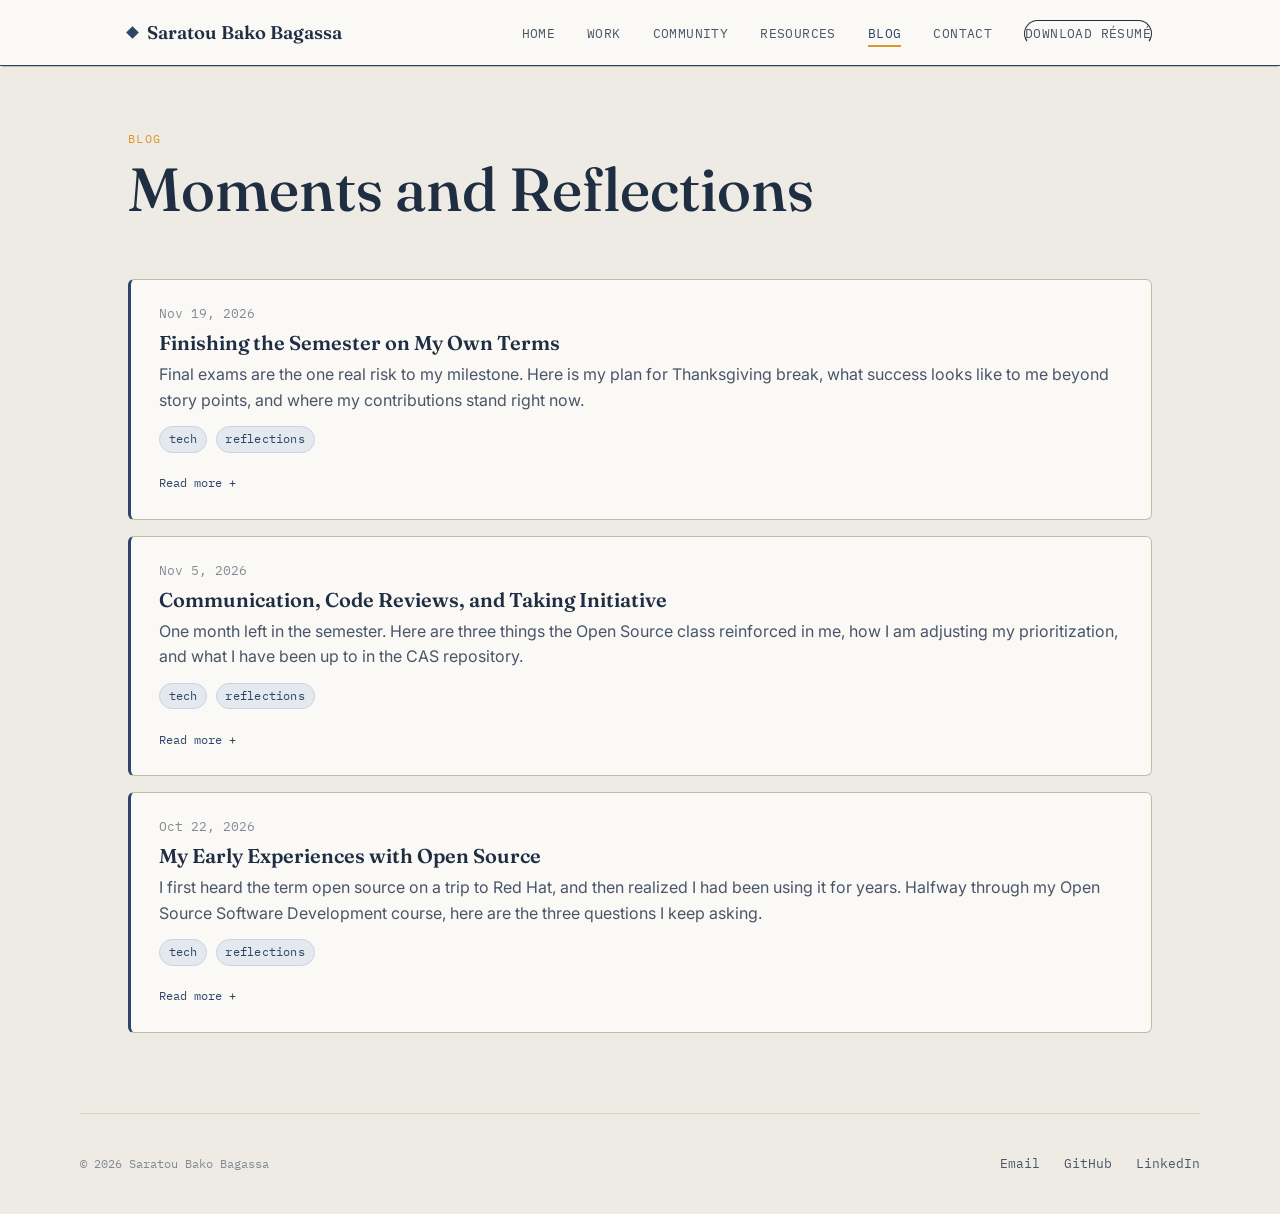
<file: html/blog.html>
<!DOCTYPE html>
<html lang="en">
<head>
  <meta charset="UTF-8" />
  <meta name="viewport" content="width=device-width, initial-scale=1.0" />
  <title>Blog Saratou Bako Bagassa</title>
  <link rel="preconnect" href="https://fonts.googleapis.com" />
  <link href="https://fonts.googleapis.com/css2?family=Fraunces:opsz,wght@9..144,400..700&family=Inter:wght@400;500;600&family=IBM+Plex+Mono:wght@400;500&display=swap" rel="stylesheet" />
  <link rel="stylesheet" href="../css/base.css" />
  <link rel="stylesheet" href="../css/blog.css" />
</head>
<body>

  <header class="site-header">
    <nav class="nav">
      <a class="nav-brand" href="index.html">Saratou Bako Bagassa</a>
      <button class="nav-toggle" aria-label="Toggle navigation" aria-expanded="false">
        <span></span>
      </button>
      <ul class="nav-links">
        <li><a href="index.html">Home</a></li>
        <li><a href="work.html">Work</a></li>
        <li><a href="community.html">Community</a></li>
        <li><a href="resources.html">Resources</a></li>
        <li><a href="blog.html">Blog</a></li>
        <li><a href="contact.html">Contact</a></li>
        <li><a class="nav-resume-btn" href="../assets/resume.pdf" target="_blank" rel="noopener">Download Résumé</a></li>
      </ul>
    </nav>
  </header>

  <main class="container">

    <div class="page-head" style="padding: clamp(2.5rem, 6vw, 4rem) 0 1.5rem;">
      <span class="eyebrow">Blog</span>
      <h1>Moments and Reflections</h1>
    </div>

    <div class="blog-list">
        <article class="blog-post">
        <details>
          <summary>
            <span class="meta blog-post-date">Nov 19, 2026</span>
            <h3>Finishing the Semester on My Own Terms</h3>
            <p class="blog-post-teaser">Final exams are the one real risk to my milestone. Here is my plan for Thanksgiving break, what success looks like to me beyond story points, and where my contributions stand right now.</p>
            <div class="blog-post-tags">
              <span class="tag">tech</span>
              <span class="tag">reflections</span>
            </div>
          </summary>
          <div class="blog-post-body">
            <p>Looking ahead to the rest of my semester, the only specific risk I can identify that could prevent me from completing my milestone for this class on time and at the quality I intended is the final exams. I have a lot going on as I'm trying to wrap up this semester. I have exams for other classes, projects, papers, as well as commitments from volunteering and extracurricular activities. This is the type of moment when I simply have to choose and prioritize what to do and what to set aside, and it is very easy to get carried away and forget to make contributions and reviews, because it is work that has to be done independently. Therefore, this is the moment when I have to be very organized and make sure I actually do what I'm supposed to do: not just do it, but do it intentionally and properly.</p>
            <p>Currently, my plan is to take advantage of the Thanksgiving break. I am planning on dividing my time so that when I wake up in the morning, I study for three hours for any exam or paper that is upcoming; then I go for lunch and hang out with my family, and then in the afternoon I work on any issues I have in my queue for two to three hours depending on the amount of work I have to do, then I spend one hour reviewing the work of my classmates who are depending on me. In the evening, I spend some more time with my family, read, and work on internship applications.</p>
            <p>It is true that contributing to open source is indeed a responsibility because even though we don't directly interact with the clients in this class, whatever product we build is still being used by them. So what helps me prioritize this work is knowing that if I work on it, it will last a long time. It is something that will be useful to the community, which I am consistently trying to give back to because it gave me a lot, so I will for sure make sure to leave a proper contribution to the repositories I contribute to by the end of this class.</p>
            <p>I am also making sure that I document my work because next year or even years later, when I look back at my journey and how my open-source contributions all started and evolved, I want to have something to look back at and see how far I have come and see the contributions that I have made toward communities that matter to me. Therefore, by the end of this semester, I can clearly say that I have succeeded if my contributions were so high-quality that they were either merged or approved, and if I got at least 20 story points in the issues that I have solved, because currently I am trying to wrap up a lot of issues that I started previously and my contribution line is starting to look better because a lot of issues are finally getting merged and approved.</p>
            <p>However, success is not just about my contributions to repositories; I also want to have developed, or at least enhanced, soft skills such as collaboration and communication, as they are required to work effectively in open source. So if, by the end of this semester, I get feedback that I have indeed displayed these characteristics, it would lead me to consider this semester successful. I also measure success by how satisfied my team is with my interactions with them and how satisfied my professor and TA are with my work, because they are the people that I work with the most closely, and having high story points does not mean anything if the people that I worked with are not satisfied with how we interacted together.</p>
            <p>I have completed 7 story points for merged issues, and if I count the story points approved but not merged, it would be 12. I am planning to spend more time, as I mentioned previously, to wrap up this semester, which I estimate will lead to 20, or at least 18, story points by the end of this semester. I feel like I could have contributed even more, to be honest, but my first few months of this semester were a little overwhelming because I had too many commitments and was trying to please everyone at the same time. However, I learned my lesson, and I will make sure to have a more balanced semester next spring.</p>
            <p>With the most recent issue I wrapped up, testing took longer than I initially anticipated because it required me to get a different notification for admins and faculty. It did take me some time, but it ended up being fine! I wrote a well-detailed pull request description, and I made sure to go through the testing procedure with the reviewers so that the steps are clear for them and that they don't have to get lost in the process, and in the end it turned out well: they were able to test it, and one of the maintainers was also able to test it and then merge the pull request.</p>
            <p>My other contributions, apart from the issues I have been working on, were mainly about reviewing and creating new issues whenever I could. Sometimes I will take those new issues when I'm lacking any new issues, and sometimes I will just leave them so that my classmates could also have issues to work on. I think that is an important contribution because we needed to have more (relevant) issues in the repository so we could make contributions. I also did my best to provide reviews on my classmates' pull requests as much as I could, even when they are not in my assigned group, and I tried to reply to questions when I actually had an answer, for example, in the discussion I had with Alpha when he was trying to figure out the database issues that he was having while working on the Excel sheet import issue. I am quite proud of the progress that I have made in the class since the last blog post. I am catching up on things and finally getting back on track to end this semester in a way I would be proud of.</p>
          </div>
        </details>
      </article>

      <article class="blog-post">
        <details>
          <summary>
            <span class="meta blog-post-date">Nov 5, 2026</span>
            <h3>Communication, Code Reviews, and Taking Initiative</h3>
            <p class="blog-post-teaser">One month left in the semester. Here are three things the Open Source class reinforced in me, how I am adjusting my prioritization, and what I have been up to in the CAS repository.</p>
            <div class="blog-post-tags">
              <span class="tag">tech</span>
              <span class="tag">reflections</span>
            </div>
          </summary>

          <div class="blog-post-body">
            <p>Time flies! When I think about it, we are not even halfway done; we only have a month left in this semester. So far, my journey as a software engineer has been very interesting, both in and out of class. However, in this post, I am going to focus on my experience in the Open Source class I mentioned in my last post. Three of my beliefs/skills were reinforced in this class.</p>

            <p>First, when it comes to collaboration, this class further reinforced my belief that communication is crucial for good collaboration. The only reason I was able to collaborate effectively with my classmates on pull requests and software development is that I managed to communicate effectively with them both in real life in the class and on GitHub.</p>

            <p>Secondly, I realized that I very much enjoy code reviews. My labor position is probably why I realized that at first, but this class further reinforced it. It is becoming my favorite aspect of software development, as well as creating new issues on the application. And finally, I was able to be autodidactic and take on issues without being told, or go into the app, play around, and find new issues to solve by me and by my teammates. I think if there is one thing I did really well this semester, it's taking initiative without being told to.</p>

            <p>I want to say I initially did not have a rigid plan for this class or for my semester in general. The plan I initially had was to always review any plan and adjust to fit whatever comes my way throughout this semester. So for this class in particular, I thought I would be able to spend even more time than required on open-source software. It is true that I contributed a lot to reviews, issue resolution, and creating new issues. However, I think my contribution could be even greater. I am just adjusting to a couple of new changes this semester, so I am trying to give myself some grace.</p>

            <p>However, I still want to slightly change my strategy for the second half of this semester, mainly when it comes to my prioritization list. I usually prioritize work for classes I have to attend the following day. However, I think I can still give some attention to classes that are due in two days, because sometimes tasks and assignments feel less overwhelming when I do them in chunks rather than when they are due. So that is one thing that I am planning to change. I will still prioritize the class that is coming up the following day; however, I will set aside some time to do a chunk of work that is not due for days. I am sure this will make things better for me, and if it doesn't, then I will just revisit my plan and adapt it again.</p>

            <p>Finally, regarding my technical contributions to open-source software, I have had a PR approved in the CAS repository since my last blog post. It was a new repository, so I spent some time setting everything up. It took me some time because the README was out of date. So I had to figure out how to get CAS running. Which in the end worked out well. I think one of the reasons I was able to run it successfully was the experience I gained from setting up BCSR. CAS is a very interesting application; it has many more features than BCSR, so I am looking forward to solving more issues and digging more into the code.</p>

            <p>I am very excited about the new plans that we came up with in the class, especially the weekly call meetings and our spring planning. We plan to have two sprints for this semester, and I cannot wait to see everything my classmates will accomplish by the end of this class.</p>
          </div>
        </details>
      </article>

      <article class="blog-post">
        <details>
          <summary>
            <span class="meta blog-post-date">Oct 22, 2026</span>
            <h3>My Early Experiences with Open Source</h3>
            <p class="blog-post-teaser">I first heard the term open source on a trip to Red Hat, and then realized I had been using it for years. Halfway through my Open Source Software Development course, here are the three questions I keep asking.</p>
            <div class="blog-post-tags">
              <span class="tag">tech</span>
              <span class="tag">reflections</span>
            </div>
          </summary>

          <div class="blog-post-body">
            <p>The first time I heard of “Open Source” was during a visit to Red Hat as part of the Berea Student Software Development Team Internship trip. I was unfamiliar with the concept and didn't realize I had been an Open Source user since I started college, and perhaps even before. As a computer science major at Berea College, most, if not all, of the books I have used are open-source books from Runestone. Faculty members, as well as so many other students, contributed to those books, and they have genuinely made my student life easier because I did not have to purchase books for those specific classes</p>

            <p>Now that I am enrolled in the Open Source Software Development (OSSD) course at Berea College, I am getting to reflect and interact more intentionally with open source Softwares, not just as a user, but also as a contributor and a student continuously learning what it actually means. I have been asking myself three main questions since I joined this class.</p>

            <p>First: what makes software open software? Is it simply because anyone who gets to contribute can? Or is it simply because anyone who wants to use that software can freely use it however they want? In the first half of my journey in the OSSD class, I realized that the answer to this question has more layers to it. Anyone who wants to contribute to OSS can, but only under certain conditions. They have to be intentional about the code they push in; for example, it needs to be high quality, and they should not knowingly introduce security flaws. Furthermore, although everyone can technically contribute, it is still at the maintainer’s discretion whether to accept that contribution. Open source is an actual community. When you want to contribute to a project, you will be communicating with at least one person: the maintainer, the reviewers, and other contributors in the Pull Request comments, Issue Queue comments, etc. This aspect of OSS made it feel more real to me as a contributor.</p>

            <p>On the users' side, though, Open Source does not mean people can use the software however they wish. In this class, I learned more about something called licenses. From our class discussions, I understood that licenses are a legal way to communicate to the community how they can use, distribute, or even modify code. Some licenses are more restrictive than others, but they ALL share one thing in common: you have to respect what the license implies. Which, in my opinion, is a great motivation to develop Softwares because developers are sure that their code will be used as intended; they have more control, so they feel safe producing it.</p>

            <p>My second question was: if anyone can contribute to open-source software, then to what extent is that software secure? Since everyone has access to the codebase, they can more easily identify all the security flaws. However, through class discussions with my classmates and professors, I realized that identifying security flaws is not as bad as it initially seems. The only way of correcting something is to first KNOW that it exists. If our software is proprietary, our not noticing the security flaws does not suddenly mean they are gone. Beyond the security aspect, open source has the advantage of diverse volunteers from all backgrounds and identities working on it, which, in my opinion, increases innovation in how issues are solved within the repository because some contributors may notice things differently.</p>

            <p>Which brings me to the last main question I had about open source softwares. Why would a firm want to make software for free? And why would someone want to give out free labor in this economy? I learned that Open source does not always mean free. If the owner of the code decides to sell their product, they are legally allowed to do so, and the licenses they use may also allow others to modify their software and use it for commercial purposes if they wish. However, what about contributors who are not allowed to use the software for commercial purposes? What incentives do they have to volunteer and work for free? This was the easiest question I could answer because I am one of those people.</p>

            <p>An important aspect of this class is the contributions we make toward open-source software. One could argue that I receive credit at the end of the course; hence, I am not volunteering. However, I still consider this volunteering because I could have ‘easily’ chosen another class where I would not have to contribute to softwares. I chose this class not just because I was curious to learn more about open source, but, most importantly, because I was excited to contribute to more projects used by real people. Projects that genuinely bring a positive impact in people’s lives. That knowledge would have been enough for me to contribute to open source beyond just a class requirement.</p>

            <p>So far, I have been working on 2 issues in the Berea College Syllabus Repository through this class: one where my work was merged and another where the work is still ongoing. I will talk about the one that is still ongoing because it is the most challenging and interesting one. It has been taking longer because it involves implementing a feature that lets you search for a course by its name, not just the prefix and course number. At first glance, one might think this is a straightforward issue; however, it has more layers, similar to the answers to the questions I had throughout this class. We did not use to collect course names when users added a course to the repository. Therefore, I have to take that into consideration and be more intentional about how this new feature would fit into the existing code. Which brings me to an important tool we have been using in this class: story points. Story points have been a way for us to take all this into consideration and estimate how much work it would take to solve our issues. However, life does not always go as planned, and we might underestimate or overestimate the work required to close an issue. In my case, I underestimated the work it would take to solve this issue because, when assigning the 5 story points to my issue, I only accounted for the complexity and edge cases I needed to consider. There was one important aspect I underestimated: testing. I will need to not just make sure my changes look good in the UI, but also write test cases for every new function I write and every existing function I modify, which will take more time than expected.</p>

            <p>This case is one of the reasons why our professor introduced the ‘Delta story point' system, which I think is a great tool! It enables us to document how much our story point estimate has changed from when we picked up an issue to when it finally gets merged. In my opinion, it is important to be able to look back and access our initial opinion on the work. The delta story point is helping me notice things I didn't notice before when assessing my work, so I can use it in the future when I need to assess it again. It helps me be a better learner by improving my analysis abilities. We are only halfway through this class, and I cannot wait to see the developer I will become by the end of it.</p>
          </div>
        </details>
      </article>

    </div>

  </main>

  <footer class="site-footer container">
    <div class="footer-inner">
      <span class="footer-note">&copy; <span id="year"></span> Saratou Bako Bagassa</span>
      <div class="footer-links">
        <a href="mailto:bakobagassasaratou@gmail.com">Email</a>
        <a href="https://github.com/bakobagassas" target="_blank" rel="noopener">GitHub</a>
        <a href="#" target="_blank" rel="noopener">LinkedIn</a>
      </div>
    </div>
  </footer>

  <script src="../js/main.js"></script>
  <script src="../js/blog.js"></script>
  <script>document.getElementById("year").textContent = new Date().getFullYear();</script>
</body>
</html>
</file>
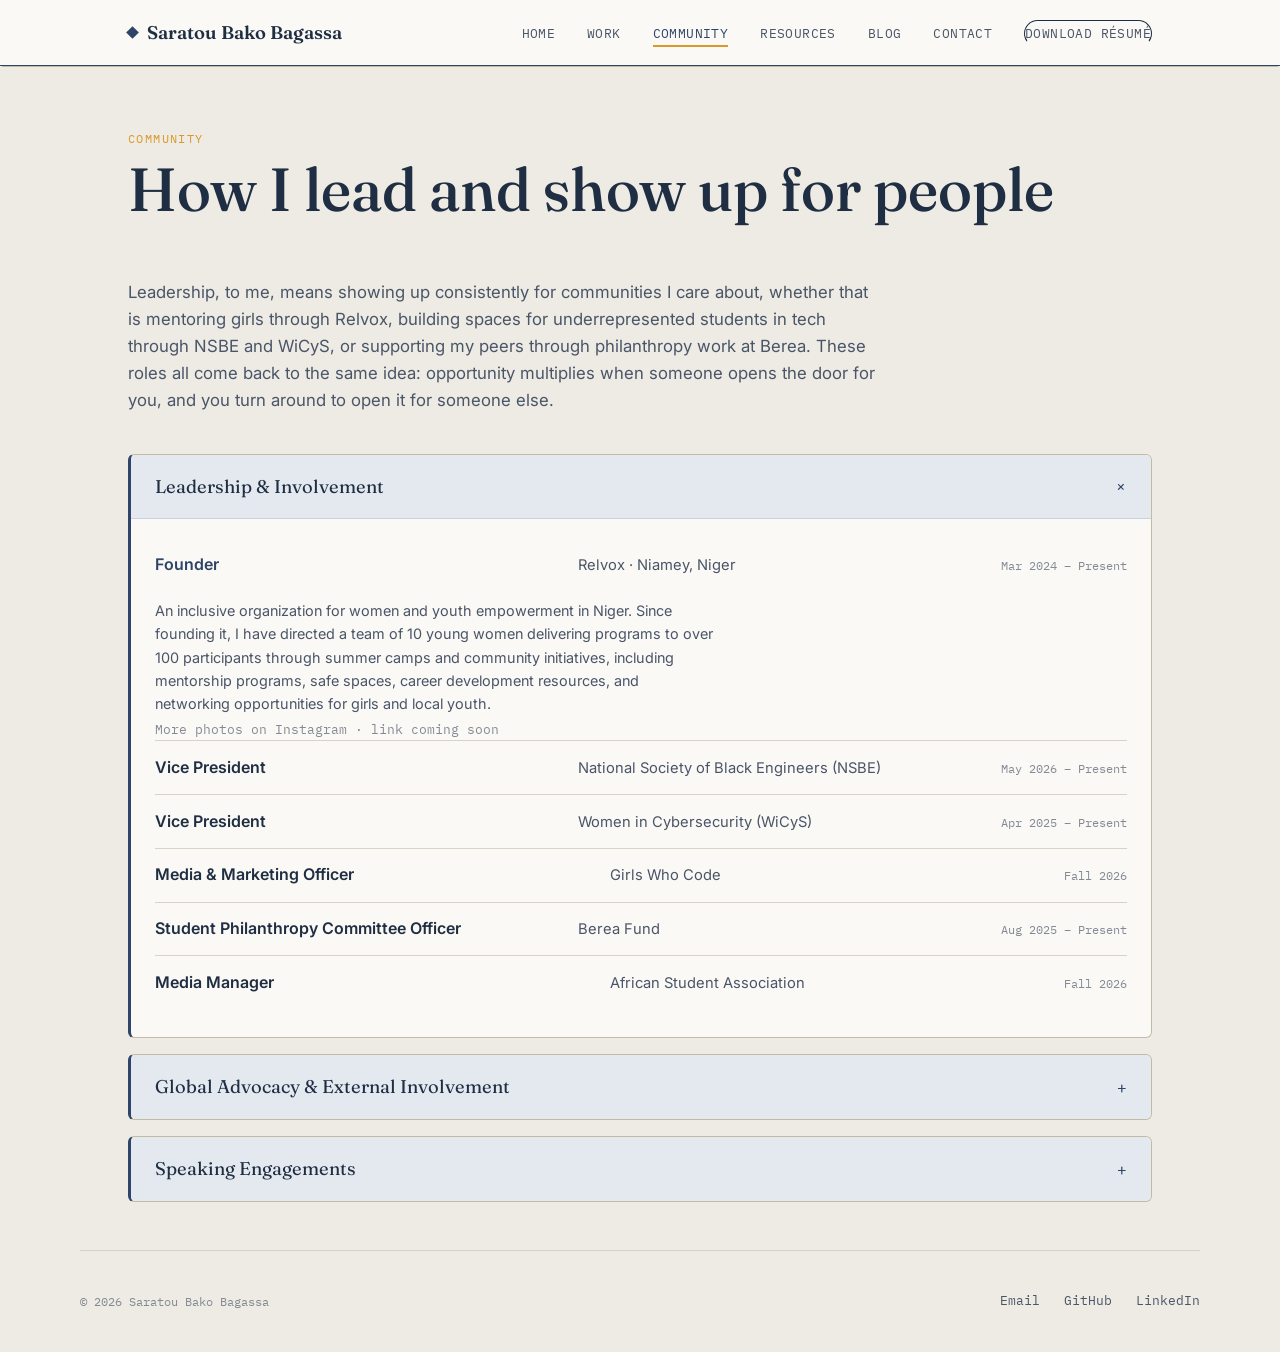
<file: html/community.html>
<!DOCTYPE html>
<html lang="en">
<head>
  <meta charset="UTF-8" />
  <meta name="viewport" content="width=device-width, initial-scale=1.0" />
  <title>Community — Saratou Bako Bagassa</title>
  <link rel="preconnect" href="https://fonts.googleapis.com" />
  <link href="https://fonts.googleapis.com/css2?family=Fraunces:opsz,wght@9..144,400..700&family=Inter:wght@400;500;600&family=IBM+Plex+Mono:wght@400;500&display=swap" rel="stylesheet" />
  <link rel="stylesheet" href="../css/base.css" />
  <link rel="stylesheet" href="../css/community.css" />
</head>
<body>
  <header class="site-header">
    <nav class="nav">
      <a class="nav-brand" href="index.html">Saratou Bako Bagassa</a>
      <button class="nav-toggle" aria-label="Toggle navigation" aria-expanded="false">
        <span></span>
      </button>
      <ul class="nav-links">
        <li><a href="index.html">Home</a></li>
        <li><a href="work.html">Work</a></li>
        <li><a href="community.html">Community</a></li>
        <li><a href="resources.html">Resources</a></li>
        <li><a href="blog.html">Blog</a></li>
        <li><a href="contact.html">Contact</a></li>
        <li><a class="nav-resume-btn" href="../assets/resume.pdf" target="_blank" rel="noopener">Download Résumé</a></li>
      </ul>
    </nav>
  </header>

  <main class="container">

    <div class="page-head" style="padding: clamp(2.5rem, 6vw, 4rem) 0 1.5rem;">
      <span class="eyebrow">Community</span>
      <h1>How I lead and show up for people</h1>
    </div>

    <p class="intro-paragraph">
      Leadership, to me, means showing up consistently for communities I care about, whether that is
      mentoring girls through Relvox, building spaces for underrepresented students in tech through NSBE
      and WiCyS, or supporting my peers through philanthropy work at Berea. These roles all come back to
      the same idea: opportunity multiplies when someone opens the door for you, and you turn around to
      open it for someone else.
    </p>

    <!-- ACCORDION: LEADERSHIP & INVOLVEMENT -->
    <div class="accordion-item">
      <button class="accordion-trigger" aria-expanded="false" aria-controls="panel-leadership">
        <span>Leadership &amp; Involvement</span>
        <span class="accordion-icon">+</span>
      </button>
      <div class="accordion-panel" id="panel-leadership">
        <div class="accordion-panel-inner">
          <div class="role-list">
            <div class="role-row">
              <span class="role-title is-founder">Founder </span>
              <span class="role-org-name">Relvox &middot; Niamey, Niger</span>
              <span class="role-when">Mar 2024 &ndash; Present</span>
            </div>
            <p class="role-detail">
              An inclusive organization for women and youth empowerment in Niger. Since founding it, I
              have directed a team of 10 young women delivering programs to over 100 participants through
              summer camps and community initiatives, including mentorship programs, safe spaces, career
              development resources, and networking opportunities for girls and local youth.
              <span class="meta">More photos on Instagram &middot; link coming soon</span>
            </p>

            <div class="role-row">
              <span class="role-title">Vice President</span>
              <span class="role-org-name">National Society of Black Engineers (NSBE)</span>
              <span class="role-when">May 2026 &ndash; Present</span>
            </div>
            <div class="role-row">
              <span class="role-title">Vice President</span>
              <span class="role-org-name">Women in Cybersecurity (WiCyS)</span>
              <span class="role-when">Apr 2025 &ndash; Present</span>
            </div>
            <div class="role-row">
              <span class="role-title">Media &amp; Marketing Officer</span>
              <span class="role-org-name">Girls Who Code</span>
              <span class="role-when">Fall 2026</span>
            </div>
            <div class="role-row">
              <span class="role-title">Student Philanthropy Committee Officer</span>
              <span class="role-org-name">Berea Fund</span>
              <span class="role-when">Aug 2025 &ndash; Present</span>
            </div>
            <div class="role-row">
              <span class="role-title">Media Manager</span>
              <span class="role-org-name">African Student Association</span>
              <span class="role-when">Fall 2026</span>
            </div>
          </div>
        </div>
      </div>
    </div>

    <!-- ACCORDION: GLOBAL ADVOCACY & EXTERNAL INVOLVEMENT -->
    <div class="accordion-item">
      <button class="accordion-trigger" aria-expanded="false" aria-controls="panel-advocacy">
        <span>Global Advocacy &amp; External Involvement</span>
        <span class="accordion-icon">+</span>
      </button>
      <div class="accordion-panel" id="panel-advocacy">
        <div class="accordion-panel-inner">

          <div class="advocacy-entry">
            <h4>Changemakers Council Member</h4>
            <span class="meta advocacy-meta">Girls First Fund &middot; 2022 &ndash; 2024</span>
            <p>Analyzed data on child marriage and helped design the selection criteria for the
              Changemakers grant, worth nearly $1M in its first year, and helped decide which
              organizations to fund. Represented the council at the Women Deliver 2023 partners meetup
              and the AWID International Forum in Thailand.</p>
          </div>

          <div class="advocacy-entry">
            <h4>Translator, Organizer, Volunteer, Peer Mentor</h4>
            <span class="meta advocacy-meta">CNJFL &middot; past</span>
            <p>Volunteered in organizing a leadership and mentorship camp for girls. Mentored younger
              girls in leadership development and goal setting. Provided informal English-to-French
              translation and represented the organization at Women Deliver 2023 and the 10th African
              Conference on Sexual Health and Rights.</p>
          </div>

          <div class="advocacy-entry">
            <h4>Alumni Ambassador</h4>
            <span class="meta advocacy-meta">African Leadership Academy &middot; 2023 &ndash; 2024</span>
            <p>Conducted 9 finalist interviews and info sessions at 4 high schools in Niger, generating
              70 applications to ALA and Rise, with sessions delivered in both French and English.</p>
          </div>

          <div class="advocacy-entry">
            <h4>Alumni Ambassador</h4>
            <span class="meta advocacy-meta">Tilting Futures / Take Action Lab</span>
            <p>Promoted Take Action Lab programs at Berea, ran an info session for prospective students,
              and connected the study abroad office with the recruitment team.</p>
          </div>

        </div>
      </div>
    </div>

    <!-- ACCORDION: SPEAKING ENGAGEMENTS -->
    <div class="accordion-item">
      <button class="accordion-trigger" aria-expanded="false" aria-controls="panel-speaking">
        <span>Speaking Engagements</span>
        <span class="accordion-icon">+</span>
      </button>
      <div class="accordion-panel" id="panel-speaking">
        <div class="accordion-panel-inner">
          <table class="speaking-table">
            <thead>
              <tr>
                <th>Conference</th>
                <th>Location</th>
                <th>Year</th>
              </tr>
            </thead>
            <tbody>
              <tr>
                <td>UN General Assembly, Summit of the Future</td>
                <td>New York</td>
                <td>2024</td>
              </tr>
              <tr>
                <td>AWID International Forum</td>
                <td>Thailand</td>
                <td>2024</td>
              </tr>
              <tr>
                <td>Women Deliver</td>
                <td>Rwanda</td>
                <td>2023</td>
              </tr>
              <tr>
                <td>10th Africa Conference on Sexual Health and Rights</td>
                <td>Sierra Leone</td>
                <td>2022</td>
              </tr>
            </tbody>
          </table>
        </div>
      </div>
    </div>

    <!--
      TEACHING & MENTORSHIP — commented out for now.
      Uncomment this block when you are ready to bring it back.

    <section class="section section-border-top" id="teaching-mentorship">
      <span class="eyebrow">Teaching &amp; Mentorship</span>
      <h2>Why I teach</h2>
      <div class="spotlight">
        <p>
          Teaching has shown up throughout my life in different forms: as an English for Excellence
          tutor for 16 peers at ALA, a Swimming TA, a Data Structures and Algorithms TA at Berea.
        </p>
      </div>
    </section>
    -->

  </main>

  <footer class="site-footer container">
    <div class="footer-inner">
      <span class="footer-note">&copy; <span id="year"></span> Saratou Bako Bagassa</span>
      <div class="footer-links">
        <a href="mailto:bakobagassasaratou@gmail.com">Email</a>
        <a href="https://github.com/bakobagassas" target="_blank" rel="noopener">GitHub</a>
        <a href="#" target="_blank" rel="noopener">LinkedIn</a>
      </div>
    </div>
  </footer>

  <script src="../js/main.js"></script>
  <script src="../js/community.js"></script>
  <script>document.getElementById("year").textContent = new Date().getFullYear();</script>
</body>
</html>
</file>
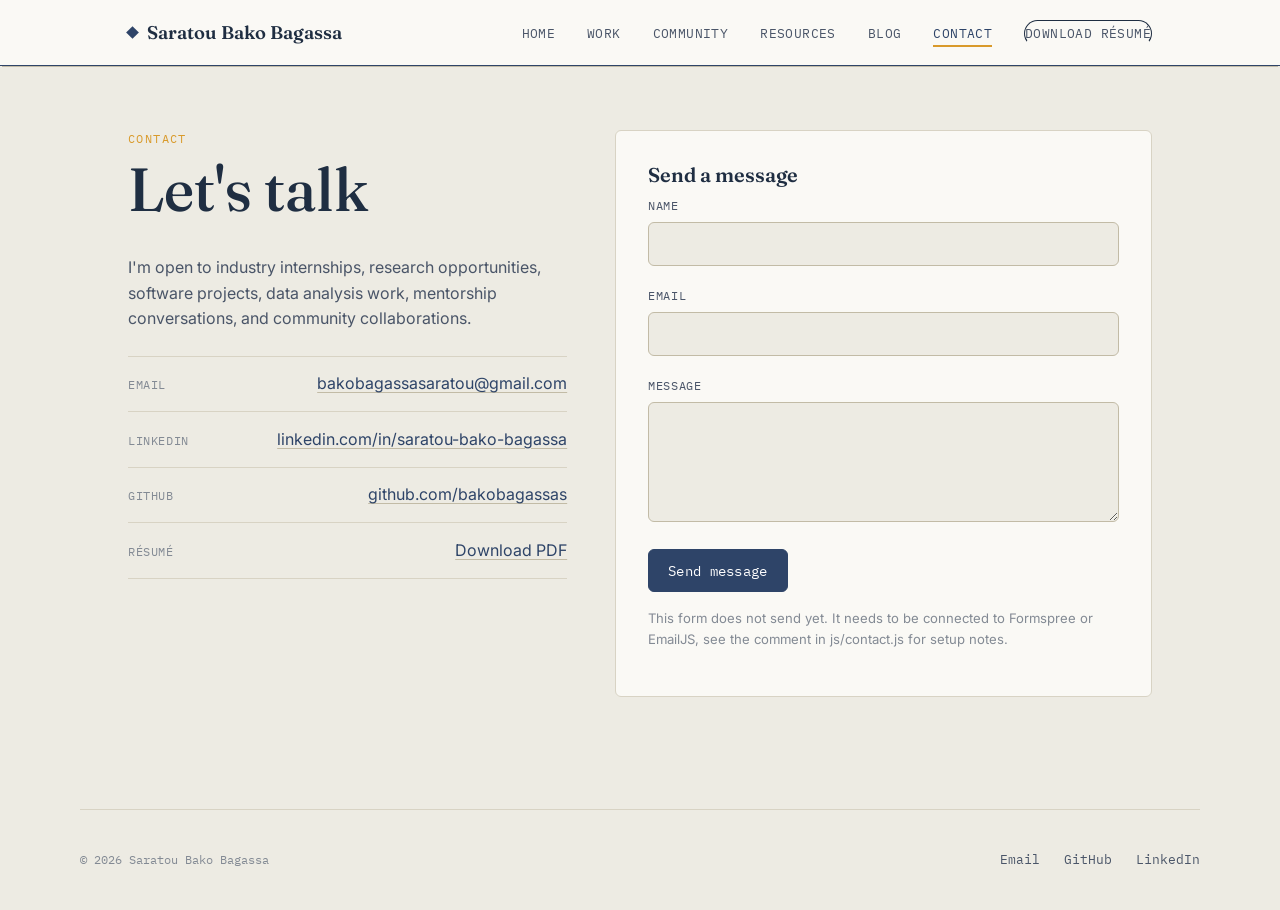
<file: html/contact.html>
<!DOCTYPE html>
<html lang="en">
<head>
  <meta charset="UTF-8" />
  <meta name="viewport" content="width=device-width, initial-scale=1.0" />
  <title>Contact — Saratou Bako Bagassa</title>
  <link rel="preconnect" href="https://fonts.googleapis.com" />
  <link href="https://fonts.googleapis.com/css2?family=Fraunces:opsz,wght@9..144,400..700&family=Inter:wght@400;500;600&family=IBM+Plex+Mono:wght@400;500&display=swap" rel="stylesheet" />
  <link rel="stylesheet" href="../css/base.css" />
  <link rel="stylesheet" href="../css/contact.css" />
</head>
<body>

  <header class="site-header">
    <nav class="nav">
      <a class="nav-brand" href="index.html">Saratou Bako Bagassa</a>
      <button class="nav-toggle" aria-label="Toggle navigation" aria-expanded="false">
        <span></span>
      </button>
      <ul class="nav-links">
        <li><a href="index.html">Home</a></li>
        <li><a href="work.html">Work</a></li>
        <li><a href="community.html">Community</a></li>
        <li><a href="resources.html">Resources</a></li>
        <li><a href="blog.html">Blog</a></li>
        <li><a href="contact.html">Contact</a></li>
        <li><a class="nav-resume-btn" href="../assets/resume.pdf" target="_blank" rel="noopener">Download Résumé</a></li>
      </ul>
    </nav>
  </header>

  <main class="container">
    <div class="contact-grid">

      <div>
        <span class="eyebrow">Contact</span>
        <h1>Let's talk</h1>
        <p>
          I'm open to industry internships, research opportunities, software projects, data analysis
          work, mentorship conversations, and community collaborations.
        </p>

        <ul class="contact-list">
          <li>
            <span class="label">Email</span>
            <a href="mailto:bakobagassasaratou@gmail.com">bakobagassasaratou@gmail.com</a>
          </li>
          <li>
            <span class="label">LinkedIn</span>
            <a href="#" target="_blank" rel="noopener">linkedin.com/in/saratou-bako-bagassa</a>
          </li>
          <li>
            <span class="label">GitHub</span>
            <a href="https://github.com/bakobagassas" target="_blank" rel="noopener">github.com/bakobagassas</a>
          </li>
          <li>
            <span class="label">Résumé</span>
            <a href="../assets/resume.pdf" target="_blank" rel="noopener">Download PDF</a>
          </li>
        </ul>
      </div>

      <div class="contact-form">
        <h3>Send a message</h3>
        <form id="contact-form" novalidate>
          <div class="form-row">
            <label for="name">Name</label>
            <input type="text" id="name" name="name" required />
          </div>
          <div class="form-row">
            <label for="email">Email</label>
            <input type="email" id="email" name="email" required />
          </div>
          <div class="form-row">
            <label for="message">Message</label>
            <textarea id="message" name="message" required></textarea>
          </div>
          <button type="submit" class="btn btn-primary">Send message</button>
          <p class="form-note">
            This form does not send yet. It needs to be connected to Formspree or EmailJS, see the
            comment in js/contact.js for setup notes.
          </p>
          <div class="form-success" id="form-success">
            Thanks. This is a placeholder confirmation, since the form is not wired up to send yet.
          </div>
        </form>
      </div>

    </div>
  </main>

  <footer class="site-footer container">
    <div class="footer-inner">
      <span class="footer-note">&copy; <span id="year"></span> Saratou Bako Bagassa</span>
      <div class="footer-links">
        <a href="mailto:bakobagassasaratou@gmail.com">Email</a>
        <a href="https://github.com/bakobagassas" target="_blank" rel="noopener">GitHub</a>
        <a href="#" target="_blank" rel="noopener">LinkedIn</a>
      </div>
    </div>
  </footer>

  <script src="../js/main.js"></script>
  <script src="../js/contact.js"></script>
  <script>document.getElementById("year").textContent = new Date().getFullYear();</script>
</body>
</html>
</file>
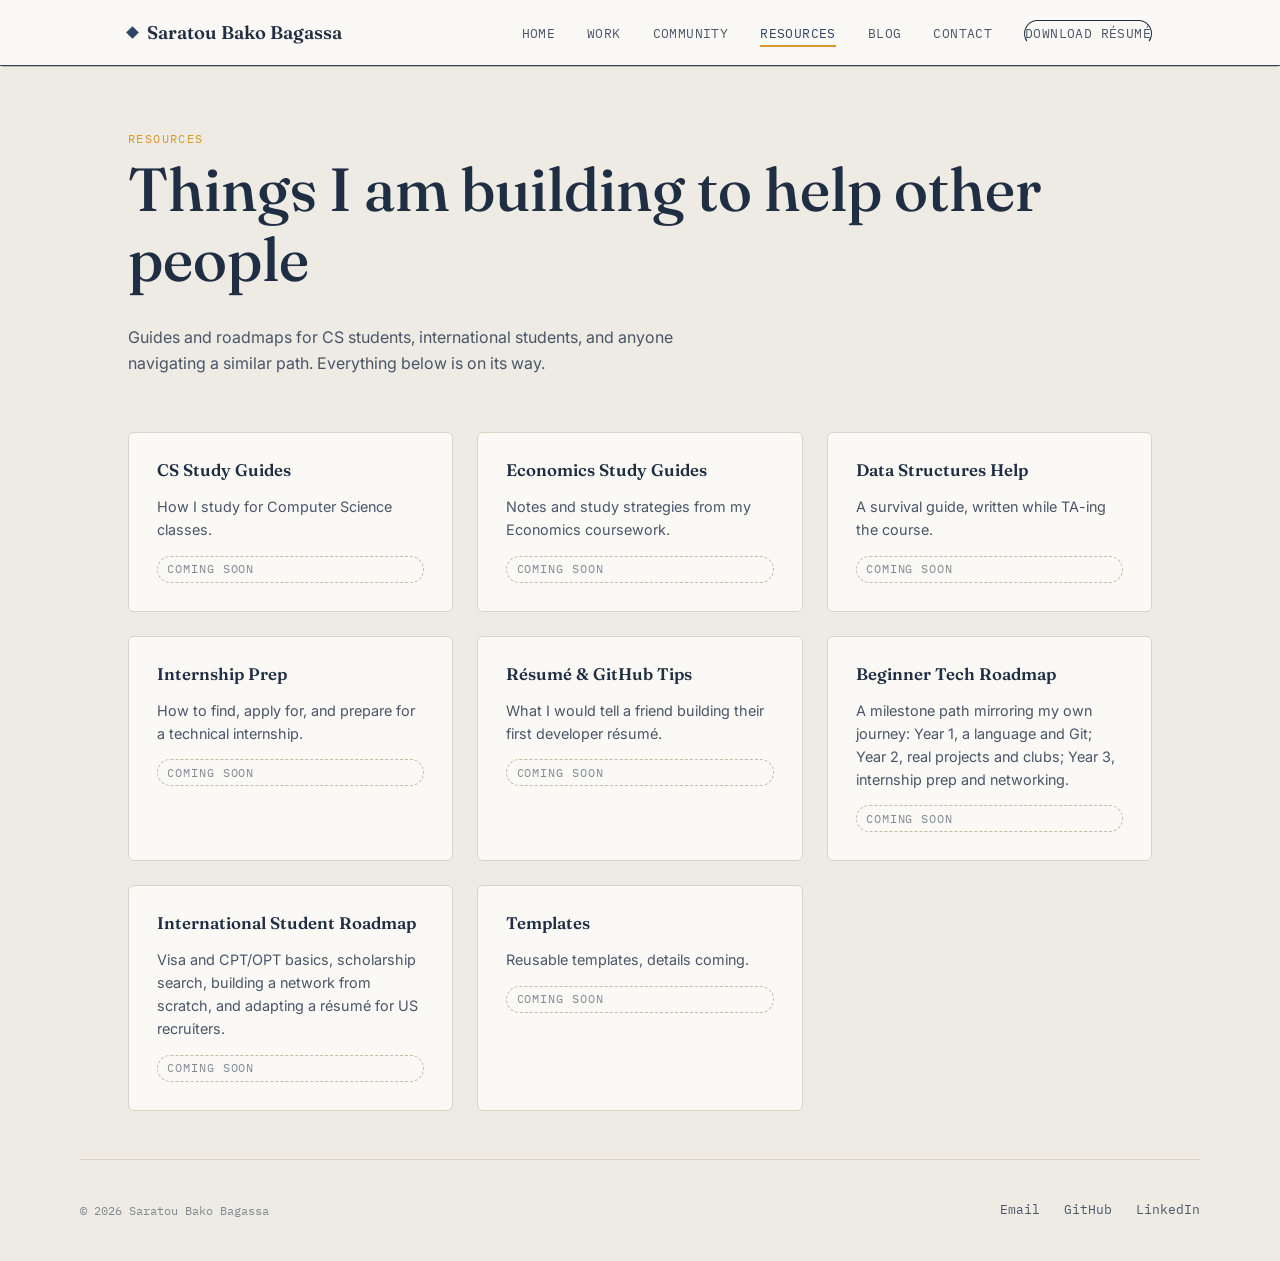
<file: html/resources.html>
<!DOCTYPE html>
<html lang="en">
<head>
  <meta charset="UTF-8" />
  <meta name="viewport" content="width=device-width, initial-scale=1.0" />
  <title>Resources — Saratou Bako Bagassa</title>
  <link rel="preconnect" href="https://fonts.googleapis.com" />
  <link href="https://fonts.googleapis.com/css2?family=Fraunces:opsz,wght@9..144,400..700&family=Inter:wght@400;500;600&family=IBM+Plex+Mono:wght@400;500&display=swap" rel="stylesheet" />
  <link rel="stylesheet" href="../css/base.css" />
  <link rel="stylesheet" href="../css/resources.css" />
</head>
<body>

  <header class="site-header">
    <nav class="nav">
      <a class="nav-brand" href="index.html">Saratou Bako Bagassa</a>
      <button class="nav-toggle" aria-label="Toggle navigation" aria-expanded="false">
        <span></span>
      </button>
      <ul class="nav-links">
        <li><a href="index.html">Home</a></li>
        <li><a href="work.html">Work</a></li>
        <li><a href="community.html">Community</a></li>
        <li><a href="resources.html">Resources</a></li>
        <li><a href="blog.html">Blog</a></li>
        <li><a href="contact.html">Contact</a></li>
        <li><a class="nav-resume-btn" href="../assets/resume.pdf" target="_blank" rel="noopener">Download Résumé</a></li>
      </ul>
    </nav>
  </header>

  <main class="container">

    <div class="page-head" style="padding: clamp(2.5rem, 6vw, 4rem) 0 2.5rem;">
      <span class="eyebrow">Resources</span>
      <h1>Things I am building to help other people</h1>
      <p>Guides and roadmaps for CS students, international students, and anyone navigating a similar
        path. Everything below is on its way.</p>
    </div>

    <div class="resource-grid">

      <div class="card resource-card" data-soon>
        <h3>CS Study Guides</h3>
        <p>How I study for Computer Science classes.</p>
        <span class="coming-soon">Coming soon</span>
      </div>

      <div class="card resource-card" data-soon>
        <h3>Economics Study Guides</h3>
        <p>Notes and study strategies from my Economics coursework.</p>
        <span class="coming-soon">Coming soon</span>
      </div>

      <div class="card resource-card" data-soon>
        <h3>Data Structures Help</h3>
        <p>A survival guide, written while TA-ing the course.</p>
        <span class="coming-soon">Coming soon</span>
      </div>

      <div class="card resource-card" data-soon>
        <h3>Internship Prep</h3>
        <p>How to find, apply for, and prepare for a technical internship.</p>
        <span class="coming-soon">Coming soon</span>
      </div>

      <div class="card resource-card" data-soon>
        <h3>Résumé &amp; GitHub Tips</h3>
        <p>What I would tell a friend building their first developer résumé.</p>
        <span class="coming-soon">Coming soon</span>
      </div>

      <div class="card resource-card" data-soon>
        <h3>Beginner Tech Roadmap</h3>
        <p>A milestone path mirroring my own journey: Year 1, a language and Git; Year 2, real projects
          and clubs; Year 3, internship prep and networking.</p>
        <span class="coming-soon">Coming soon</span>
      </div>

      <div class="card resource-card" data-soon>
        <h3>International Student Roadmap</h3>
        <p>Visa and CPT/OPT basics, scholarship search, building a network from scratch, and adapting a
          résumé for US recruiters.</p>
        <span class="coming-soon">Coming soon</span>
      </div>

      <div class="card resource-card" data-soon>
        <h3>Templates</h3>
        <p>Reusable templates, details coming.</p>
        <span class="coming-soon">Coming soon</span>
      </div>

    </div>

  </main>

  <footer class="site-footer container">
    <div class="footer-inner">
      <span class="footer-note">&copy; <span id="year"></span> Saratou Bako Bagassa</span>
      <div class="footer-links">
        <a href="mailto:bakobagassasaratou@gmail.com">Email</a>
        <a href="https://github.com/bakobagassas" target="_blank" rel="noopener">GitHub</a>
        <a href="#" target="_blank" rel="noopener">LinkedIn</a>
      </div>
    </div>
  </footer>

  <script src="../js/main.js"></script>
  <script src="../js/resources.js"></script>
  <script>document.getElementById("year").textContent = new Date().getFullYear();</script>
</body>
</html>
</file>
<file: css/base.css>
/* ============================================
   BASE — tokens, reset, typography, nav, footer
   Shared across every page. Page-specific styles
   live in their own css/<page>.css file.
   ============================================ */

:root {
  /* color: denim and marigold, subtle and warm, not flashy */
  --ink: #1f2e42;
  --ink-soft: #4a5568;
  --ink-faint: #838a94;
  --paper: #edebe3;
  --paper-alt: #e4e1d5;
  --paper-raised: #faf9f5;
  --line: #d8d3c4;
  --line-strong: #c2bba6;

  --indigo: #2e4468;
  --indigo-deep: #1b2b44;
  --ochre: #d99a2b;

  /* one pale tint, used consistently as the only "color" accent across the site */
  --tint: #e4e8ef;
  --tint-border: #c9d2e0;

  /* type */
  --font-display: "Fraunces", Georgia, serif;
  --font-body: "Inter", -apple-system, BlinkMacSystemFont, sans-serif;
  --font-mono: "IBM Plex Mono", "SFMono-Regular", Menlo, monospace;

  /* layout */
  --max-w: 1120px;
  --gutter: clamp(1.25rem, 4vw, 3rem);
  --radius: 6px;
}

* {
  box-sizing: border-box;
}

html {
  scroll-behavior: smooth;
}

@media (prefers-reduced-motion: reduce) {
  html {
    scroll-behavior: auto;
  }
  *,
  *::before,
  *::after {
    animation-duration: 0.001ms !important;
    animation-iteration-count: 1 !important;
    transition-duration: 0.001ms !important;
  }
}

body {
  margin: 0;
  background: var(--paper);
  color: var(--ink);
  font-family: var(--font-body);
  font-size: 16px;
  line-height: 1.6;
  -webkit-font-smoothing: antialiased;
}

h1,
h2,
h3,
h4 {
  font-family: var(--font-display);
  font-weight: 600;
  line-height: 1.15;
  margin: 0 0 0.5em;
  color: var(--ink);
}

h1 {
  font-size: clamp(2.4rem, 5vw, 3.8rem);
  font-weight: 500;
}

h2 {
  font-size: clamp(1.7rem, 3vw, 2.3rem);
}

h3 {
  font-size: 1.25rem;
}

p {
  margin: 0 0 1em;
  color: var(--ink-soft);
  max-width: 62ch;
}

a {
  color: var(--indigo);
  text-decoration-color: var(--line-strong);
  text-underline-offset: 3px;
}

a:hover {
  color: var(--ochre);
}

a:focus-visible,
button:focus-visible,
input:focus-visible,
textarea:focus-visible {
  outline: 2px solid var(--indigo);
  outline-offset: 3px;
}

ul {
  margin: 0;
  padding: 0;
  list-style: none;
}

img {
  max-width: 100%;
  display: block;
}

.container {
  max-width: var(--max-w);
  margin: 0 auto;
  padding: 0 var(--gutter);
}

.eyebrow {
  font-family: var(--font-mono);
  font-size: 0.72rem;
  letter-spacing: 0.12em;
  text-transform: uppercase;
  color: var(--ochre);
  display: block;
  margin-bottom: 0.6em;
}

.meta {
  font-family: var(--font-mono);
  font-size: 0.8rem;
  color: var(--ink-faint);
}

.tag {
  display: inline-block;
  font-family: var(--font-mono);
  font-size: 0.72rem;
  letter-spacing: 0.02em;
  color: var(--indigo);
  background: #eef0f6;
  border: 1px solid #dde1ec;
  border-radius: 999px;
  padding: 0.25em 0.75em;
  margin: 0 0.4em 0.4em 0;
}

.btn {
  display: inline-flex;
  align-items: center;
  gap: 0.5em;
  font-family: var(--font-mono);
  font-size: 0.85rem;
  letter-spacing: 0.02em;
  padding: 0.85em 1.4em;
  border-radius: var(--radius);
  border: 1px solid var(--ink);
  color: var(--ink);
  background: transparent;
  text-decoration: none;
  cursor: pointer;
  transition: background 0.15s ease, color 0.15s ease, border-color 0.15s ease;
}

.btn:hover {
  background: var(--ink);
  color: var(--paper);
}

.btn-primary {
  background: var(--indigo);
  border-color: var(--indigo);
  color: #fff;
}

.btn-primary:hover {
  background: var(--indigo-deep);
  border-color: var(--indigo-deep);
  color: #fff;
}

.section {
  padding: clamp(3rem, 7vw, 5.5rem) 0;
}

.section-alt {
  background: var(--paper-alt);
}

.section-border-top {
  border-top: 1px solid var(--line);
}

.card {
  background: var(--paper-raised);
  border: 1px solid var(--line);
  border-radius: var(--radius);
  padding: 1.75rem;
}

.coming-soon {
  font-family: var(--font-mono);
  font-size: 0.72rem;
  letter-spacing: 0.08em;
  text-transform: uppercase;
  color: var(--ink-faint);
  border: 1px dashed var(--line-strong);
  border-radius: 999px;
  padding: 0.3em 0.8em;
  display: inline-block;
}

/* ============ NAV ============ */

.site-header {
  position: sticky;
  top: 0;
  z-index: 50;
  background: var(--paper-raised);
  border-bottom: 1px solid var(--indigo);
  box-shadow: 0 3px 0 -2px var(--line-strong);
}

.masthead-strip {
  border-bottom: 1px solid var(--line);
  background: var(--tint);
}

.masthead-strip .container {
  display: flex;
  justify-content: space-between;
  align-items: center;
  padding-top: 0.4rem;
  padding-bottom: 0.4rem;
}

.masthead-strip span {
  font-family: var(--font-mono);
  font-size: 0.68rem;
  letter-spacing: 0.08em;
  text-transform: uppercase;
  color: var(--indigo);
}

.nav {
  display: flex;
  align-items: center;
  justify-content: space-between;
  padding: 1.1rem var(--gutter);
  max-width: var(--max-w);
  margin: 0 auto;
}

.nav-brand {
  font-family: var(--font-display);
  font-weight: 600;
  font-size: 1.15rem;
  color: var(--ink);
  text-decoration: none;
  display: flex;
  align-items: center;
  gap: 0.55em;
}

.nav-brand::before {
  content: "";
  display: inline-block;
  width: 9px;
  height: 9px;
  background: var(--indigo);
  transform: rotate(45deg);
  flex-shrink: 0;
}

.nav-brand:hover {
  color: var(--ink);
}

.nav-links {
  display: flex;
  gap: 2rem;
  align-items: center;
}

.nav-links a {
  font-family: var(--font-mono);
  font-size: 0.82rem;
  letter-spacing: 0.03em;
  text-transform: uppercase;
  color: var(--ink-soft);
  text-decoration: none;
  padding: 0.3em 0;
  border-bottom: 2px solid transparent;
}

.nav-links a:hover,
.nav-links a[aria-current="page"] {
  color: var(--indigo);
  border-bottom-color: var(--ochre);
}

.nav-resume-btn {
  font-family: var(--font-mono);
  font-size: 0.75rem;
  border: 1px solid var(--ink);
  border-radius: 999px;
  padding: 0.4em 1em;
  text-decoration: none;
  color: var(--ink);
}

.nav-resume-btn:hover {
  background: var(--ink);
  color: var(--paper);
}

.nav-toggle {
  display: none;
  background: none;
  border: 1px solid var(--ink);
  border-radius: var(--radius);
  padding: 0.5em 0.7em;
  cursor: pointer;
}

.nav-toggle span,
.nav-toggle span::before,
.nav-toggle span::after {
  content: "";
  display: block;
  width: 20px;
  height: 2px;
  background: var(--ink);
  position: relative;
  transition: transform 0.2s ease;
}

.nav-toggle span::before {
  position: absolute;
  top: -6px;
}

.nav-toggle span::after {
  position: absolute;
  top: 6px;
}

@media (max-width: 760px) {
  .nav-toggle {
    display: block;
  }

  .nav-links {
    position: absolute;
    top: 100%;
    left: 0;
    right: 0;
    background: var(--paper-raised);
    border-bottom: 1px solid var(--line);
    flex-direction: column;
    align-items: flex-start;
    gap: 0;
    padding: 0.5rem var(--gutter) 1rem;
    display: none;
  }

  .nav-links.open {
    display: flex;
  }

  .nav-links a {
    width: 100%;
    padding: 0.85em 0;
    border-bottom: 1px solid var(--line);
  }

  .nav-resume-btn {
    margin-top: 0.5em;
  }
}

/* ============ FOOTER ============ */

.site-footer {
  border-top: 1px solid var(--line);
  padding: 2.5rem 0;
  margin-top: 3rem;
}

.footer-inner {
  display: flex;
  flex-wrap: wrap;
  gap: 1rem 2rem;
  justify-content: space-between;
  align-items: center;
}

.footer-links {
  display: flex;
  gap: 1.5rem;
}

.footer-links a {
  font-family: var(--font-mono);
  font-size: 0.8rem;
  color: var(--ink-soft);
  text-decoration: none;
}

.footer-links a:hover {
  color: var(--ochre);
}

.footer-note {
  font-family: var(--font-mono);
  font-size: 0.75rem;
  color: var(--ink-faint);
}
</file>
<file: css/blog.css>
/* ============ BLOG ============ */

.blog-list {
  display: flex;
  flex-direction: column;
  gap: 1rem;
  padding-bottom: 2rem;
}

.blog-post {
  background: var(--paper-raised, #faf9f5);
  border: 1px solid var(--line-strong, #c2bba6);
  border-left: 3px solid var(--indigo, #2e4468);
  border-radius: var(--radius, 6px);
  overflow: hidden;
}

.blog-post summary {
  list-style: none;
  cursor: pointer;
  padding: 1.5rem 1.75rem;
}

.blog-post summary::-webkit-details-marker {
  display: none;
}

.blog-post summary::after {
  content: "Read more +";
  display: inline-block;
  margin-top: 1rem;
  font-family: var(--font-mono);
  font-size: 0.78rem;
  color: var(--indigo, #2e4468);
}

.blog-post details[open] summary::after {
  content: "Show less";
}

.blog-post-date {
  display: block;
  margin-bottom: 0.5em;
}

.blog-post summary h3 {
  margin-bottom: 0.4em;
}

.blog-post-teaser {
  color: var(--ink-soft);
  margin-bottom: 0.75em;
  max-width: none;
}

.blog-post-tags .tag {
  background: var(--tint, #e4e8ef);
  color: var(--indigo, #2e4468);
  border-color: var(--tint-border, #c9d2e0);
}

.blog-post-body {
  border-top: 1px solid var(--line);
  padding: 1.5rem 1.75rem 1.75rem;
  color: var(--ink);
}

.blog-post-body p {
  max-width: 68ch;
}

.empty-state {
  border: 1px dashed var(--line-strong);
  border-radius: var(--radius);
  padding: clamp(2.5rem, 6vw, 4rem);
  text-align: center;
  max-width: 640px;
  margin: 2rem auto 0;
}

.tag-row {
  display: flex;
  justify-content: center;
  flex-wrap: wrap;
  gap: 0.5rem;
  margin-top: 1rem;
}
</file>
<file: css/community.css>
/* ============ COMMUNITY ============ */

.intro-paragraph {
  max-width: 68ch;
  margin-bottom: 2.5rem;
  font-size: 1.05rem;
}

/* accordion, a bordered card per section, one accent color throughout */
.accordion-item {
  background: var(--paper-raised);
  border: 1px solid var(--line-strong);
  border-left: 3px solid var(--indigo);
  border-radius: var(--radius);
  margin-bottom: 1rem;
  overflow: hidden;
}

.accordion-trigger {
  width: 100%;
  display: flex;
  justify-content: space-between;
  align-items: center;
  gap: 1rem;
  background: var(--tint);
  border: none;
  border-bottom: 1px solid var(--tint-border);
  text-align: left;
  padding: 1.25rem 1.5rem;
  cursor: pointer;
  font-family: var(--font-display);
  font-size: 1.15rem;
  color: var(--ink);
  transition: background 0.15s ease;
}

.accordion-trigger[aria-expanded="false"] {
  border-bottom-color: transparent;
}

.accordion-trigger .accordion-icon {
  font-family: var(--font-mono);
  font-size: 1rem;
  color: var(--indigo);
  transition: transform 0.2s ease;
  flex-shrink: 0;
}

.accordion-trigger[aria-expanded="true"] .accordion-icon {
  transform: rotate(45deg);
}

.accordion-panel {
  overflow: hidden;
  max-height: 0;
  transition: max-height 0.3s ease;
}

.accordion-panel-inner {
  padding: 1.25rem 1.5rem 1.75rem;
}

/* leadership table */
.role-list {
  display: flex;
  flex-direction: column;
}

.role-row {
  display: grid;
  grid-template-columns: 1fr 1fr auto;
  gap: 1rem;
  padding: 0.85rem 0;
  border-top: 1px solid var(--line);
  align-items: baseline;
}

.role-row:first-child {
  border-top: none;
}

.role-row .role-title {
  font-weight: 600;
}

.role-row .role-title.is-founder {
  color: var(--indigo);
}

.role-row .role-org-name {
  color: var(--ink-soft);
  font-size: 0.92rem;
}

.role-row .role-when {
  font-family: var(--font-mono);
  font-size: 0.78rem;
  color: var(--ink-faint);
  text-align: right;
  white-space: nowrap;
}

@media (max-width: 600px) {
  .role-row {
    grid-template-columns: 1fr;
    gap: 0.15rem;
  }
  .role-row .role-when {
    text-align: left;
  }
}

.role-detail {
  grid-column: 1 / -1;
  font-size: 0.9rem;
  color: var(--ink-soft);
  max-width: 62ch;
  margin: 0.5rem 0 0;
}

.role-detail .meta {
  display: block;
  margin-top: 0.4em;
}

/* global advocacy entries */
.advocacy-entry {
  padding: 1.5rem 0;
  border-top: 1px solid var(--line);
}

.advocacy-entry:first-child {
  border-top: none;
}

.advocacy-entry h4 {
  font-family: var(--font-body);
  font-weight: 600;
  font-size: 1rem;
  margin-bottom: 0.15em;
}

.advocacy-entry .advocacy-meta {
  display: block;
  margin-bottom: 0.6em;
}

/* speaking table */
.speaking-table {
  width: 100%;
  border-collapse: collapse;
}

.speaking-table th {
  font-family: var(--font-mono);
  font-size: 0.72rem;
  text-transform: uppercase;
  letter-spacing: 0.06em;
  color: var(--ink-faint);
  text-align: left;
  padding-bottom: 0.75rem;
  border-bottom: 1px solid var(--line);
}

.speaking-table td {
  padding: 0.9rem 0;
  border-bottom: 1px solid var(--line);
  font-size: 0.95rem;
}

.speaking-table td:last-child {
  font-family: var(--font-mono);
  font-size: 0.85rem;
  color: var(--ink-faint);
}
</file>
<file: css/contact.css>
/* ============ CONTACT ============ */

.contact-grid {
  display: grid;
  grid-template-columns: 0.9fr 1.1fr;
  gap: 3rem;
  padding: clamp(2.5rem, 6vw, 4rem) 0;
}

@media (max-width: 800px) {
  .contact-grid {
    grid-template-columns: 1fr;
  }
}

.contact-list {
  margin-top: 1.5rem;
}

.contact-list li {
  padding: 0.9rem 0;
  border-top: 1px solid var(--line);
  display: flex;
  justify-content: space-between;
  gap: 1rem;
  align-items: baseline;
}

.contact-list li:last-child {
  border-bottom: 1px solid var(--line);
}

.contact-list .label {
  font-family: var(--font-mono);
  font-size: 0.78rem;
  text-transform: uppercase;
  letter-spacing: 0.05em;
  color: var(--ink-faint);
}

.contact-form {
  background: var(--paper-raised);
  border: 1px solid var(--line);
  border-radius: var(--radius);
  padding: 2rem;
}

.form-row {
  margin-bottom: 1.25rem;
}

.form-row label {
  display: block;
  font-family: var(--font-mono);
  font-size: 0.78rem;
  text-transform: uppercase;
  letter-spacing: 0.05em;
  color: var(--ink-soft);
  margin-bottom: 0.5em;
}

.form-row input,
.form-row textarea {
  width: 100%;
  font-family: var(--font-body);
  font-size: 0.95rem;
  color: var(--ink);
  background: var(--paper);
  border: 1px solid var(--line-strong);
  border-radius: var(--radius);
  padding: 0.75em 0.9em;
}

.form-row textarea {
  resize: vertical;
  min-height: 120px;
}

.form-note {
  font-size: 0.82rem;
  color: var(--ink-faint);
  margin-top: 1rem;
}

.form-success {
  display: none;
  border: 1px solid var(--teal);
  background: #eaf3f1;
  color: var(--teal);
  border-radius: var(--radius);
  padding: 1rem 1.25rem;
  font-size: 0.9rem;
  margin-top: 1rem;
}

.form-success.visible {
  display: block;
}
</file>
<file: css/resources.css>
/* ============ RESOURCES ============ */

.resource-grid {
  display: grid;
  grid-template-columns: repeat(3, 1fr);
  gap: 1.5rem;
}

@media (max-width: 900px) {
  .resource-grid {
    grid-template-columns: repeat(2, 1fr);
  }
}

@media (max-width: 600px) {
  .resource-grid {
    grid-template-columns: 1fr;
  }
}

.resource-card {
  display: flex;
  flex-direction: column;
  gap: 0.9rem;
}

.resource-card h3 {
  font-size: 1.05rem;
  margin-bottom: 0;
}

.resource-card p {
  font-size: 0.9rem;
  margin-bottom: 0;
}
</file>
